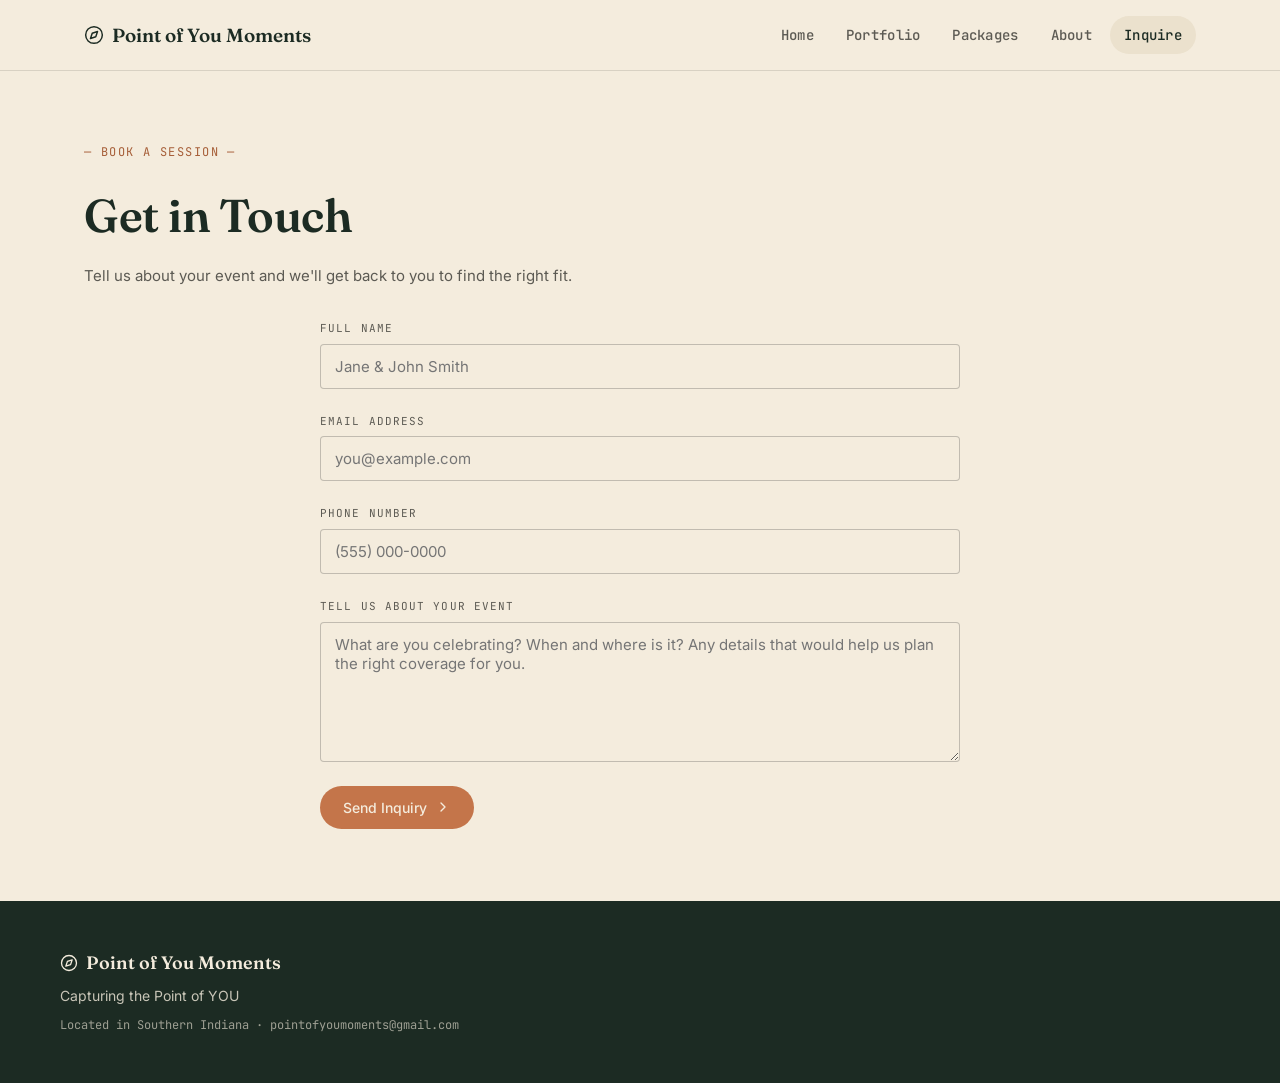
<file: inquiry.html>
<!DOCTYPE html>
<html lang="en">
<head>
  <meta charset="UTF-8">
  <meta name="viewport" content="width=device-width, initial-scale=1.0">
  <title>Inquire | Point of You Moments</title>
  <link rel="icon" href="public/favicon.svg" type="image/svg+xml">
  <link rel="preconnect" href="https://fonts.googleapis.com">
  <link rel="preconnect" href="https://fonts.gstatic.com" crossorigin>
  <link href="https://fonts.googleapis.com/css2?family=Fraunces:opsz,wght@9..144,300..700&family=Inter:wght@400;500;600&family=JetBrains+Mono:wght@400;500&display=swap" rel="stylesheet">
  <link rel="stylesheet" href="css/style.css">
</head>
<body>

  <header class="nav">
    <div class="nav__inner">
      <a class="nav__brand" href="index.html">
        <svg xmlns="http://www.w3.org/2000/svg" width="20" height="20" viewBox="0 0 24 24" fill="none" stroke="currentColor" stroke-width="1.75" stroke-linecap="round" stroke-linejoin="round" aria-hidden="true"><circle cx="12" cy="12" r="10"/><polygon points="16.24 7.76 14.12 14.12 7.76 16.24 9.88 9.88 16.24 7.76"/></svg>
        <span>Point of You Moments</span>
      </a>
      <nav class="nav__links" aria-label="Site navigation">
        <a class="nav__link" data-page="index.html" href="index.html">Home</a>
        <a class="nav__link" data-page="portfolio.html" href="portfolio.html">Portfolio</a>
        <a class="nav__link" data-page="packages.html" href="packages.html">Packages</a>
        <a class="nav__link" data-page="about.html" href="about.html">About</a>
        <a class="nav__link" data-page="inquiry.html" href="inquiry.html">Inquire</a>
      </nav>
        <button class="nav__hamburger" id="nav-hamburger" aria-label="Toggle navigation" aria-expanded="false">
          <svg xmlns="http://www.w3.org/2000/svg" width="22" height="22" viewBox="0 0 24 24" fill="none" stroke="currentColor" stroke-width="2" stroke-linecap="round" stroke-linejoin="round" aria-hidden="true"><line x1="3" y1="6" x2="21" y2="6"/><line x1="3" y1="12" x2="21" y2="12"/><line x1="3" y1="18" x2="21" y2="18"/></svg>
        </button>
    </div>
  </header>

  <main>
    <div class="section">
      <div class="section__marker">— book a session —</div>
      <h1 class="page-title">Get in Touch</h1>
      <p class="page-intro">Tell us about your event and we'll get back to you to find the right fit.</p>

      <form class="inquiry-form" action="mailto:pointofyoumoments@gmail.com" method="post" enctype="text/plain">

        <div class="form-field">
          <label for="name">Full Name</label>
          <input type="text" id="name" name="Full Name" placeholder="Jane & John Smith" required>
        </div>

        <div class="form-field">
          <label for="email">Email Address</label>
          <input type="email" id="email" name="Email" placeholder="you@example.com" required>
        </div>

        <div class="form-field">
          <label for="phone">Phone Number</label>
          <input type="tel" id="phone" name="Phone" placeholder="(555) 000-0000">
        </div>

        <div class="form-field">
          <label for="message">Tell Us About Your Event</label>
          <textarea id="message" name="Message" placeholder="What are you celebrating? When and where is it? Any details that would help us plan the right coverage for you." required></textarea>
        </div>

        <button type="submit" class="btn btn--primary">
          Send Inquiry
          <svg xmlns="http://www.w3.org/2000/svg" width="16" height="16" viewBox="0 0 24 24" fill="none" stroke="currentColor" stroke-width="2" stroke-linecap="round" stroke-linejoin="round" aria-hidden="true"><path d="m9 18 6-6-6-6"/></svg>
        </button>

      </form>
    </div>
  </main>

  <footer class="footer">
    <div class="footer__inner">
      <div class="footer__brand">
        <svg xmlns="http://www.w3.org/2000/svg" width="18" height="18" viewBox="0 0 24 24" fill="none" stroke="currentColor" stroke-width="1.75" stroke-linecap="round" stroke-linejoin="round" aria-hidden="true"><circle cx="12" cy="12" r="10"/><polygon points="16.24 7.76 14.12 14.12 7.76 16.24 9.88 9.88 16.24 7.76"/></svg>
        <span>Point of You Moments</span>
      </div>
      <p class="footer__tagline">Capturing the Point of YOU</p>
      <p class="footer__meta">Located in Southern Indiana &middot; pointofyoumoments@gmail.com</p>
    </div>
  </footer>

  <script src="js/main.js"></script>
</body>
</html>
</file>
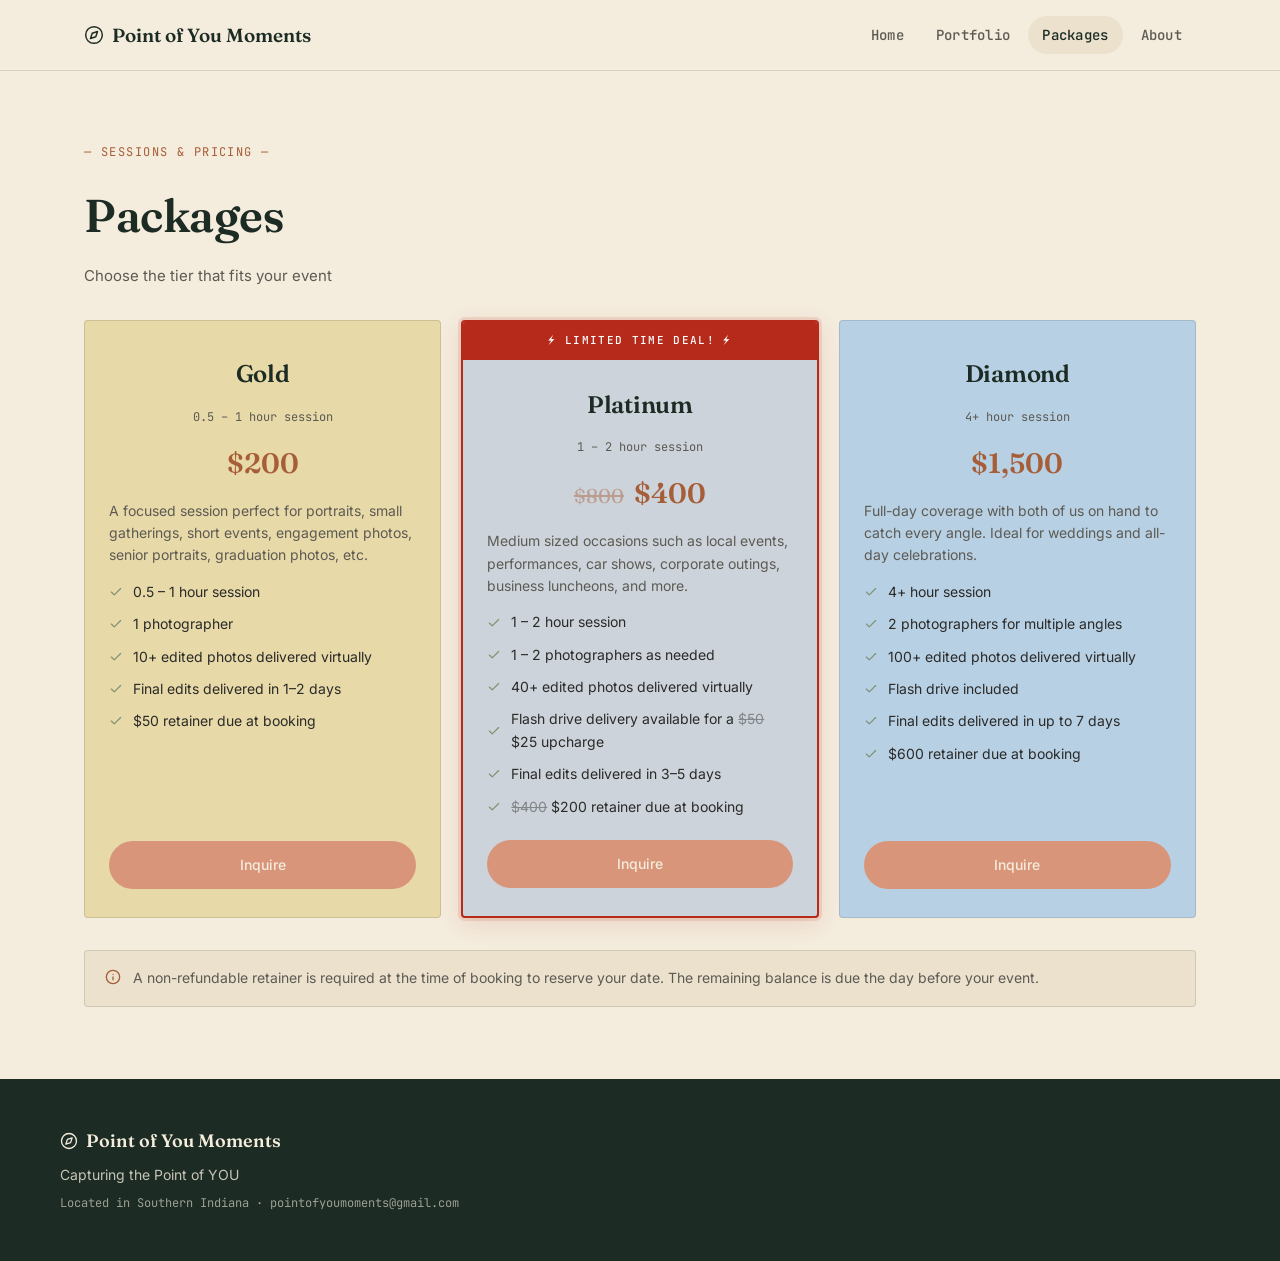
<file: packages.html>
<!DOCTYPE html>
<html lang="en">
<head>
  <meta charset="UTF-8">
  <meta name="viewport" content="width=device-width, initial-scale=1.0">
  <title>Packages | Point of You Moments</title>
  <link rel="icon" href="public/favicon.svg" type="image/svg+xml">
  <link rel="preconnect" href="https://fonts.googleapis.com">
  <link rel="preconnect" href="https://fonts.gstatic.com" crossorigin>
  <link href="https://fonts.googleapis.com/css2?family=Fraunces:opsz,wght@9..144,300..700&family=Inter:wght@400;500;600&family=JetBrains+Mono:wght@400;500&display=swap" rel="stylesheet">
  <link rel="stylesheet" href="css/style.css">
</head>
<body>

  <header class="nav">
    <div class="nav__inner">
      <a class="nav__brand" href="index.html">
        <svg xmlns="http://www.w3.org/2000/svg" width="20" height="20" viewBox="0 0 24 24" fill="none" stroke="currentColor" stroke-width="1.75" stroke-linecap="round" stroke-linejoin="round" aria-hidden="true"><circle cx="12" cy="12" r="10"/><polygon points="16.24 7.76 14.12 14.12 7.76 16.24 9.88 9.88 16.24 7.76"/></svg>
        <span>Point of You Moments</span>
      </a>
      <nav class="nav__links" aria-label="Site navigation">
        <a class="nav__link" data-page="index.html" href="index.html">Home</a>
        <a class="nav__link" data-page="portfolio.html" href="portfolio.html">Portfolio</a>
        <a class="nav__link" data-page="packages.html" href="packages.html">Packages</a>
        <a class="nav__link" data-page="about.html" href="about.html">About</a>
</nav>
        <button class="nav__hamburger" id="nav-hamburger" aria-label="Toggle navigation" aria-expanded="false">
          <svg xmlns="http://www.w3.org/2000/svg" width="22" height="22" viewBox="0 0 24 24" fill="none" stroke="currentColor" stroke-width="2" stroke-linecap="round" stroke-linejoin="round" aria-hidden="true"><line x1="3" y1="6" x2="21" y2="6"/><line x1="3" y1="12" x2="21" y2="12"/><line x1="3" y1="18" x2="21" y2="18"/></svg>
        </button>
    </div>
  </header>

  <main>
    <div class="section">
      <div class="section__marker">— sessions &amp; pricing —</div>
      <h1 class="page-title">Packages</h1>
      <p class="page-intro">
        Choose the tier that fits your event
      </p>

      <div class="grid grid--3 grid--packages">

        <!-- Gold -->
        <div class="pkg-card pkg-card--gold">
          <h3 class="pkg-card__name">Gold</h3>
          <span class="pkg-card__duration">0.5 – 1 hour session</span>
          <div class="pkg-card__price-row">
            <span class="pkg-card__price">$200</span>
          </div>
          <p class="pkg-card__desc">A focused session perfect for portraits, small gatherings, short events, engagement photos, senior portraits, graduation photos, etc.</p>
          <ul class="pkg-card__features">
            <li class="pkg-card__feature">
              <svg class="pkg-card__check" xmlns="http://www.w3.org/2000/svg" width="14" height="14" viewBox="0 0 24 24" fill="none" stroke="currentColor" stroke-width="2" stroke-linecap="round" stroke-linejoin="round" aria-hidden="true"><path d="M20 6 9 17l-5-5"/></svg>
              <span>0.5 – 1 hour session</span>
            </li>
            <li class="pkg-card__feature">
              <svg class="pkg-card__check" xmlns="http://www.w3.org/2000/svg" width="14" height="14" viewBox="0 0 24 24" fill="none" stroke="currentColor" stroke-width="2" stroke-linecap="round" stroke-linejoin="round" aria-hidden="true"><path d="M20 6 9 17l-5-5"/></svg>
              <span>1 photographer</span>
            </li>
            <li class="pkg-card__feature">
              <svg class="pkg-card__check" xmlns="http://www.w3.org/2000/svg" width="14" height="14" viewBox="0 0 24 24" fill="none" stroke="currentColor" stroke-width="2" stroke-linecap="round" stroke-linejoin="round" aria-hidden="true"><path d="M20 6 9 17l-5-5"/></svg>
              <span>10+ edited photos delivered virtually</span>
            </li>
            <li class="pkg-card__feature">
              <svg class="pkg-card__check" xmlns="http://www.w3.org/2000/svg" width="14" height="14" viewBox="0 0 24 24" fill="none" stroke="currentColor" stroke-width="2" stroke-linecap="round" stroke-linejoin="round" aria-hidden="true"><path d="M20 6 9 17l-5-5"/></svg>
              <span>Final edits delivered in 1–2 days</span>
            </li>
            <li class="pkg-card__feature">
              <svg class="pkg-card__check" xmlns="http://www.w3.org/2000/svg" width="14" height="14" viewBox="0 0 24 24" fill="none" stroke="currentColor" stroke-width="2" stroke-linecap="round" stroke-linejoin="round" aria-hidden="true"><path d="M20 6 9 17l-5-5"/></svg>
              <span>$50 retainer due at booking</span>
            </li>
          </ul>
          <a class="btn btn--primary pkg-card__cta" href="mailto:pointofyoumoments@gmail.com?subject=Inquiry%3A%20Gold%20package">Inquire</a>
        </div>

        <!-- Platinum -->
        <div class="pkg-card pkg-card--platinum pkg-card--promo">
          <div class="promo-banner">&#9889; Limited Time Deal! &#9889;</div>
          <h3 class="pkg-card__name">Platinum</h3>
          <span class="pkg-card__duration">1 – 2 hour session</span>
          <div class="pkg-card__price-row">
            <span class="pkg-card__price pkg-card__price--was">$800</span>
            <span class="pkg-card__price">$400</span>
          </div>
          <p class="pkg-card__desc">Medium sized occasions such as local events, performances, car shows, corporate outings, business luncheons, and more.</p>
          <ul class="pkg-card__features">
            <li class="pkg-card__feature">
              <svg class="pkg-card__check" xmlns="http://www.w3.org/2000/svg" width="14" height="14" viewBox="0 0 24 24" fill="none" stroke="currentColor" stroke-width="2" stroke-linecap="round" stroke-linejoin="round" aria-hidden="true"><path d="M20 6 9 17l-5-5"/></svg>
              <span>1 – 2 hour session</span>
            </li>
            <li class="pkg-card__feature">
              <svg class="pkg-card__check" xmlns="http://www.w3.org/2000/svg" width="14" height="14" viewBox="0 0 24 24" fill="none" stroke="currentColor" stroke-width="2" stroke-linecap="round" stroke-linejoin="round" aria-hidden="true"><path d="M20 6 9 17l-5-5"/></svg>
              <span>1 – 2 photographers as needed</span>
            </li>
            <li class="pkg-card__feature">
              <svg class="pkg-card__check" xmlns="http://www.w3.org/2000/svg" width="14" height="14" viewBox="0 0 24 24" fill="none" stroke="currentColor" stroke-width="2" stroke-linecap="round" stroke-linejoin="round" aria-hidden="true"><path d="M20 6 9 17l-5-5"/></svg>
              <span>40+ edited photos delivered virtually</span>
            </li>
            <li class="pkg-card__feature">
              <svg class="pkg-card__check" xmlns="http://www.w3.org/2000/svg" width="14" height="14" viewBox="0 0 24 24" fill="none" stroke="currentColor" stroke-width="2" stroke-linecap="round" stroke-linejoin="round" aria-hidden="true"><path d="M20 6 9 17l-5-5"/></svg>
              <span>Flash drive delivery available for a <s style="opacity:0.45;">$50</s> $25 upcharge</span>
            </li>
            <li class="pkg-card__feature">
              <svg class="pkg-card__check" xmlns="http://www.w3.org/2000/svg" width="14" height="14" viewBox="0 0 24 24" fill="none" stroke="currentColor" stroke-width="2" stroke-linecap="round" stroke-linejoin="round" aria-hidden="true"><path d="M20 6 9 17l-5-5"/></svg>
              <span>Final edits delivered in 3–5 days</span>
            </li>
            <li class="pkg-card__feature">
              <svg class="pkg-card__check" xmlns="http://www.w3.org/2000/svg" width="14" height="14" viewBox="0 0 24 24" fill="none" stroke="currentColor" stroke-width="2" stroke-linecap="round" stroke-linejoin="round" aria-hidden="true"><path d="M20 6 9 17l-5-5"/></svg>
              <span><s style="opacity:0.45;">$400</s> $200 retainer due at booking</span>
            </li>
          </ul>
          <a class="btn btn--primary pkg-card__cta" href="mailto:pointofyoumoments@gmail.com?subject=Inquiry%3A%20Platinum%20package">Inquire</a>
        </div>

        <!-- Diamond -->
        <div class="pkg-card pkg-card--diamond">
          <h3 class="pkg-card__name">Diamond</h3>
          <span class="pkg-card__duration">4+ hour session</span>
          <div class="pkg-card__price-row">
            <span class="pkg-card__price">$1,500</span>
          </div>
          <p class="pkg-card__desc">Full-day coverage with both of us on hand to catch every angle. Ideal for weddings and all-day celebrations.</p>
          <ul class="pkg-card__features">
            <li class="pkg-card__feature">
              <svg class="pkg-card__check" xmlns="http://www.w3.org/2000/svg" width="14" height="14" viewBox="0 0 24 24" fill="none" stroke="currentColor" stroke-width="2" stroke-linecap="round" stroke-linejoin="round" aria-hidden="true"><path d="M20 6 9 17l-5-5"/></svg>
              <span>4+ hour session</span>
            </li>
            <li class="pkg-card__feature">
              <svg class="pkg-card__check" xmlns="http://www.w3.org/2000/svg" width="14" height="14" viewBox="0 0 24 24" fill="none" stroke="currentColor" stroke-width="2" stroke-linecap="round" stroke-linejoin="round" aria-hidden="true"><path d="M20 6 9 17l-5-5"/></svg>
              <span>2 photographers for multiple angles</span>
            </li>
            <li class="pkg-card__feature">
              <svg class="pkg-card__check" xmlns="http://www.w3.org/2000/svg" width="14" height="14" viewBox="0 0 24 24" fill="none" stroke="currentColor" stroke-width="2" stroke-linecap="round" stroke-linejoin="round" aria-hidden="true"><path d="M20 6 9 17l-5-5"/></svg>
              <span>100+ edited photos delivered virtually</span>
            </li>
            <li class="pkg-card__feature">
              <svg class="pkg-card__check" xmlns="http://www.w3.org/2000/svg" width="14" height="14" viewBox="0 0 24 24" fill="none" stroke="currentColor" stroke-width="2" stroke-linecap="round" stroke-linejoin="round" aria-hidden="true"><path d="M20 6 9 17l-5-5"/></svg>
              <span>Flash drive included</span>
            </li>
            <li class="pkg-card__feature">
              <svg class="pkg-card__check" xmlns="http://www.w3.org/2000/svg" width="14" height="14" viewBox="0 0 24 24" fill="none" stroke="currentColor" stroke-width="2" stroke-linecap="round" stroke-linejoin="round" aria-hidden="true"><path d="M20 6 9 17l-5-5"/></svg>
              <span>Final edits delivered in up to 7 days</span>
            </li>
            <li class="pkg-card__feature">
              <svg class="pkg-card__check" xmlns="http://www.w3.org/2000/svg" width="14" height="14" viewBox="0 0 24 24" fill="none" stroke="currentColor" stroke-width="2" stroke-linecap="round" stroke-linejoin="round" aria-hidden="true"><path d="M20 6 9 17l-5-5"/></svg>
              <span>$600 retainer due at booking</span>
            </li>
          </ul>
          <a class="btn btn--primary pkg-card__cta" href="mailto:pointofyoumoments@gmail.com?subject=Inquiry%3A%20Diamond%20package">Inquire</a>
        </div>

      </div>

      <div class="disclaimer">
        <svg class="disclaimer__icon" xmlns="http://www.w3.org/2000/svg" width="16" height="16" viewBox="0 0 24 24" fill="none" stroke="currentColor" stroke-width="2" stroke-linecap="round" stroke-linejoin="round" aria-hidden="true"><circle cx="12" cy="12" r="10"/><path d="M12 16v-4"/><path d="M12 8h.01"/></svg>
        <p class="disclaimer__text">A non-refundable retainer is required at the time of booking to reserve your date. The remaining balance is due the day before your event.</p>
      </div>

    </div>
  </main>

  <footer class="footer">
    <div class="footer__inner">
      <div class="footer__brand">
        <svg xmlns="http://www.w3.org/2000/svg" width="18" height="18" viewBox="0 0 24 24" fill="none" stroke="currentColor" stroke-width="1.75" stroke-linecap="round" stroke-linejoin="round" aria-hidden="true"><circle cx="12" cy="12" r="10"/><polygon points="16.24 7.76 14.12 14.12 7.76 16.24 9.88 9.88 16.24 7.76"/></svg>
        <span>Point of You Moments</span>
      </div>
      <p class="footer__tagline">Capturing the Point of YOU</p>
      <p class="footer__meta">Located in Southern Indiana &middot; pointofyoumoments@gmail.com</p>
    </div>
  </footer>

  <script src="js/main.js"></script>
</body>
</html>
</file>
<file: css/style.css>
@import url('https://fonts.googleapis.com/css2?family=Fraunces:opsz,wght@9..144,300..700&family=Inter:wght@400;500;600&family=JetBrains+Mono:wght@400;500&display=swap');

/* ==========================================================================
   Reset
   ========================================================================== */
html, body { margin: 0; padding: 0; min-height: 100%; }
*, *::before, *::after { box-sizing: border-box; }

/* ==========================================================================
   Design tokens
   ========================================================================== */
:root {
  --canvas: #F4ECDD;
  --canvas-deep: #EBE1CD;
  --forest: #1C2B23;
  --forest-light: #2E4538;
  --clay: #C4754A;
  --clay-dark: #A65E38;
  --moss: #7C9070;
  --gold: #D9A85C;
  --ink: #2A2A28;
  --ink-soft: #5C5A53;
  --line: rgba(42,42,40,0.14);
}

/* ==========================================================================
   Base
   ========================================================================== */
body {
  font-family: 'Inter', sans-serif;
  color: var(--ink);
  background: var(--canvas);
  line-height: 1.6;
  min-height: 100%;
}
h1, h2, h3 { font-family: 'Fraunces', serif; font-weight: 600; letter-spacing: -0.01em; margin: 0; }
p { margin: 0; }
button { font-family: inherit; cursor: pointer; }
a { color: inherit; text-decoration: none; }

/* ==========================================================================
   Page visibility
   ========================================================================== */
.page-content[hidden] { display: none; }
#lightbox[hidden] { display: none; }
#lightbox-caption[hidden] { display: none; }
[data-folder-sheet][hidden] { display: none; }

/* ==========================================================================
   Nav
   ========================================================================== */
.nav {
  position: sticky; top: 0; z-index: 50;
  background: var(--canvas);
  border-bottom: 1px solid var(--line);
}
.nav__inner {
  max-width: 1160px; margin: 0 auto; padding: 16px 24px;
  display: flex; align-items: center; justify-content: space-between; gap: 24px;
}
.nav__brand {
  display: flex; align-items: center; gap: 8px;
  font-family: 'Fraunces', serif; font-size: 19px; font-weight: 600;
  background: none; border: none; color: var(--forest); padding: 0;
  cursor: pointer;
}
.nav__links { display: flex; gap: 4px; }
.nav__link {
  background: none; border: none; padding: 8px 14px;
  font-size: 14px; font-weight: 500; color: var(--ink-soft);
  border-radius: 999px; transition: background 0.15s, color 0.15s;
  font-family: 'JetBrains Mono', monospace; letter-spacing: 0.02em;
  cursor: pointer;
}
.nav__link:hover { background: var(--canvas-deep); color: var(--ink); }
.nav__link--active { color: var(--forest); background: var(--canvas-deep); }

/* ==========================================================================
   Hero
   ========================================================================== */
.hero {
  background-size: cover; background-position: center;
  min-height: 78vh; display: flex; align-items: flex-end;
  padding: 0 24px 64px;
}
.hero__content { max-width: 1160px; margin: 0 auto; width: 100%; color: var(--canvas); }
.hero__eyebrow {
  font-family: 'JetBrains Mono', monospace; font-size: 13px; letter-spacing: 0.08em;
  text-transform: uppercase; margin-bottom: 16px; opacity: 0.85;
}
.hero__title {
  font-size: clamp(36px, 6vw, 68px); line-height: 1.08; margin-bottom: 20px;
  max-width: 820px; font-weight: 600;
}
.hero__title-text { display: block; }
.hero__sub {
  font-size: 17px; max-width: 520px; margin-bottom: 32px; opacity: 0.92;
}
.hero__sub-text { display: block; }
.hero__actions { display: flex; gap: 12px; flex-wrap: wrap; }
.hero__actions--center { justify-content: center; }

/* ==========================================================================
   Buttons
   ========================================================================== */
.btn {
  display: inline-flex; align-items: center; gap: 8px;
  padding: 12px 22px; border-radius: 999px; font-size: 14px; font-weight: 500;
  border: 1px solid transparent; transition: all 0.15s; cursor: pointer;
}
.btn--primary { background: var(--clay); color: var(--canvas); }
.btn--primary:hover { background: var(--clay-dark); }
.btn--ghost { background: transparent; border-color: currentColor; color: inherit; }
.btn--ghost:hover { background: rgba(255,255,255,0.12); }
.btn--small { padding: 8px 14px; font-size: 13px; }

/* ==========================================================================
   Sections (generic page layout)
   ========================================================================== */
.section { max-width: 1160px; margin: 0 auto; padding: 72px 24px; }
.section--split { display: grid; grid-template-columns: 1fr 1fr; gap: 56px; align-items: center; }
.section--cta { text-align: center; display: flex; flex-direction: column; align-items: center; gap: 16px; color: var(--forest); }
.section__marker {
  font-family: 'JetBrains Mono', monospace; font-size: 12px; letter-spacing: 0.12em;
  color: var(--clay-dark); text-transform: uppercase; margin-bottom: 16px;
}
.section__marker--ruled {
  display: flex; align-items: center; gap: 12px; text-align: center;
}
.section__marker--ruled::before,
.section__marker--ruled::after {
  content: ''; flex: 1; height: 1px; background: var(--clay-dark);
}
.section__heading { font-size: clamp(24px, 3.2vw, 36px); margin-bottom: 16px; color: var(--forest); }
.section__body { font-size: 16px; color: var(--ink-soft); max-width: 540px; }
.section__body--center { max-width: 480px; }

.split__text { display: flex; flex-direction: column; gap: 8px; align-items: flex-start; }
.split__text .btn { margin-top: 16px; }
.split__image {
  width: 100%; aspect-ratio: 3/4; background-size: contain; background-position: center;
  background-repeat: no-repeat; border-radius: 4px; min-height: 520px;
}

/* ==========================================================================
   Grid + feature cards (home page)
   ========================================================================== */
.grid { display: grid; gap: 20px; }
.grid--3 { grid-template-columns: repeat(3, 1fr); }
.feature-card {
  background: none; border: none; padding: 0; text-align: left;
  border-radius: 4px; overflow: hidden; display: flex; flex-direction: column;
  border: 1px solid #000; transition: border-color 0.15s; cursor: pointer;
}
.feature-card:hover { border-color: var(--clay); }
.feature-card__image { width: 100%; aspect-ratio: 4/3; background-size: cover; background-position: center; }
.feature-card__body { padding: 14px 16px; display: flex; justify-content: space-between; align-items: baseline; }
.feature-card__label { font-family: 'Fraunces', serif; font-size: 17px; font-weight: 600; color: var(--forest); }
.feature-card__count { font-family: 'JetBrains Mono', monospace; font-size: 12px; color: var(--ink-soft); }

/* ==========================================================================
   Gallery Reel (What We Do slideshow)
   ========================================================================== */
.gallery-reel {
  position: relative; width: 100%; aspect-ratio: 16/9;
  border-radius: 6px; overflow: hidden; background: var(--forest);
}
.gallery-reel__slide {
  position: absolute; inset: 0;
  background-size: contain; background-position: center; background-repeat: no-repeat;
  opacity: 0; transition: opacity 1s ease;
}
.gallery-reel__slide.reel-active {
  opacity: 1;
  animation: reel-zoom 3.5s ease-out forwards;
}
@keyframes reel-zoom {
  from { transform: scale(1); }
  to   { transform: scale(1.06); }
}
.gallery-reel__overlay {
  position: absolute; inset: 0; pointer-events: none;
  background: linear-gradient(to top, rgba(10,20,14,0.6) 0%, transparent 55%);
}
.gallery-reel__nav {
  position: absolute; top: 50%; transform: translateY(-50%);
  background: rgba(255,255,255,0.18); border: 1px solid rgba(255,255,255,0.28);
  color: #fff; width: 42px; height: 42px; border-radius: 50%; cursor: pointer;
  display: flex; align-items: center; justify-content: center;
  transition: background 0.2s; z-index: 2;
}
.gallery-reel__nav:hover { background: rgba(255,255,255,0.34); }
.gallery-reel__nav--prev { left: 16px; }
.gallery-reel__nav--next { right: 16px; }
.gallery-reel__label {
  position: absolute; bottom: 20px; left: 20px; z-index: 2;
  color: rgba(255,255,255,0.95); font-family: 'JetBrains Mono', monospace;
  font-size: 11px; letter-spacing: 0.1em; text-transform: uppercase;
  background: rgba(10,20,14,0.55); padding: 5px 11px; border-radius: 3px;
}
.gallery-reel__progress {
  position: absolute; bottom: 0; left: 0; height: 3px; z-index: 3;
  background: rgba(255,255,255,0.65); width: 0%;
}
.gallery-reel__progress.reel-running {
  animation: reel-progress 3s linear forwards;
}
@keyframes reel-progress {
  from { width: 0%; }
  to   { width: 100%; }
}

/* ==========================================================================
   Page headers
   ========================================================================== */
.page-title { font-size: clamp(30px, 4vw, 46px); margin-bottom: 12px; color: var(--forest); }
.page-intro { font-size: 15px; color: var(--ink-soft); max-width: 600px; margin-bottom: 32px; }

/* ==========================================================================
   Portfolio: folder bar
   ========================================================================== */
.folder-bar { display: flex; gap: 10px; flex-wrap: wrap; margin-bottom: 28px; }
.folder-chip {
  display: flex; align-items: center; border: 1px solid var(--line);
  border-radius: 999px; overflow: hidden; background: var(--canvas);
  cursor: pointer;
}
.folder-chip--active { border-color: var(--forest); background: var(--forest); color: var(--canvas); }
.folder-chip__btn {
  display: flex; align-items: center; gap: 8px; background: none; border: none;
  padding: 9px 16px; font-size: 13px; font-weight: 500; color: inherit;
  font-family: 'JetBrains Mono', monospace; cursor: pointer;
}
.folder-chip__count {
  font-size: 11px; opacity: 0.65; background: rgba(0,0,0,0.08);
  padding: 1px 7px; border-radius: 999px;
}
.folder-chip--active .folder-chip__count { background: rgba(255,255,255,0.18); }

/* ==========================================================================
   Portfolio: contact sheet grid + lightbox
   ========================================================================== */
/* Folder panels */
.folder-panel[hidden] { display: none; }

/* Album card grid */
.album-grid { display: grid; grid-template-columns: repeat(3, 1fr); gap: 20px; margin-bottom: 8px; }
.album-card {
  background: var(--canvas); border: 1px solid var(--line); border-radius: 4px;
  overflow: hidden; cursor: pointer; text-align: left; padding: 0;
  font-family: inherit; transition: border-color 0.15s;
}
.album-card:hover { border-color: var(--clay); }
.album-card__collage {
  display: grid; grid-template-columns: 1fr 1fr; grid-template-rows: 1fr 1fr; gap: 2px;
  aspect-ratio: 4/3; background: var(--forest); overflow: hidden;
}
.album-card__collage-img { width: 100%; height: 100%; object-fit: cover; display: block; }
.album-card__body { padding: 12px 14px; display: flex; justify-content: space-between; align-items: baseline; }
.album-card__name { font-family: 'Fraunces', serif; font-size: 16px; font-weight: 600; color: var(--forest); }
.album-card__count { font-family: 'JetBrains Mono', monospace; font-size: 11px; color: var(--ink-soft); }

/* Album view */
.album-view[hidden] { display: none; }
.album-back {
  display: inline-flex; align-items: center; gap: 6px; background: none; border: none;
  font-family: 'JetBrains Mono', monospace; font-size: 12px; letter-spacing: 0.04em;
  color: var(--ink-soft); cursor: pointer; padding: 0; margin-bottom: 20px;
}
.album-back:hover { color: var(--clay-dark); }
.album-view__title { font-family: 'Fraunces', serif; font-size: 22px; font-weight: 600; color: var(--forest); margin-bottom: 6px; }
.album-view__desc { font-family: 'Inter', sans-serif; font-size: 14px; color: var(--ink-soft); margin-bottom: 20px; background: var(--canvas-deep); padding: 8px 14px; border-radius: 4px; display: inline-block; }

/* Photo grid inside album view */
.contact-sheet { display: grid; grid-template-columns: repeat(3, 1fr); column-gap: 18px; row-gap: 36px; }
.frame {
  background: var(--forest); padding: 10px 10px 0; border-radius: 2px;
  display: flex; flex-direction: column;
}
.frame__image-btn { border: none; background: none; padding: 0; display: block; width: 100%; cursor: pointer; }
.frame__image { width: 100%; aspect-ratio: 4/3; object-fit: cover; display: block; border-radius: 1px; }
.frame__caption-row {
  display: flex; align-items: center; gap: 8px; padding: 8px 2px 10px;
  color: var(--canvas);
}
.frame__caption {
  font-family: 'JetBrains Mono', monospace; font-size: 11px; opacity: 0.75;
  letter-spacing: 0.03em; flex: 1;
}

.lightbox {
  position: fixed; inset: 0; background: rgba(28,43,35,0.92); z-index: 100;
  display: flex; flex-direction: column; align-items: center; justify-content: center;
  padding: 40px; gap: 16px;
}
.lightbox__image { max-width: 100%; max-height: 80vh; object-fit: contain; border-radius: 2px; }
.lightbox__caption { color: var(--canvas); font-family: 'JetBrains Mono', monospace; font-size: 13px; }
.lightbox__close {
  position: absolute; top: 24px; right: 24px; background: none; border: none;
  color: var(--canvas); padding: 8px; cursor: pointer;
}
.lightbox__nav {
  position: absolute; top: 50%; transform: translateY(-50%);
  background: rgba(244,236,221,0.12); border: 1px solid rgba(244,236,221,0.25);
  color: var(--canvas); width: 48px; height: 48px; border-radius: 50%;
  display: flex; align-items: center; justify-content: center;
  cursor: pointer; transition: background 0.15s;
}
.lightbox__nav:hover { background: rgba(244,236,221,0.25); }
.lightbox__nav--prev { left: 24px; }
.lightbox__nav--next { right: 24px; }
.lightbox__nav[hidden] { display: none; }

/* ==========================================================================
   Packages: pricing cards
   ========================================================================== */
.grid--packages { align-items: stretch; }
.pkg-card {
  background: #fff; border: 1px solid var(--line); border-radius: 4px;
  padding: 28px 24px; display: flex; flex-direction: column; gap: 14px;
  position: relative;
}
.pkg-card--featured { border-color: var(--clay); border-width: 2px; }
.pkg-card--gold     { background: #e8d9a8; }
.pkg-card--platinum { background: #cdd3da; }
.pkg-card--diamond  { background: #b8d0e4; }
.pkg-card__badge {
  position: absolute; top: -12px; left: 24px; background: var(--clay); color: var(--canvas);
  font-family: 'JetBrains Mono', monospace; font-size: 11px; letter-spacing: 0.05em;
  padding: 4px 12px; border-radius: 999px; text-transform: uppercase;
}
.pkg-card__name { font-size: 24px; color: var(--forest); margin-top: 6px; text-align: center; }
.pkg-card__price-row { display: flex; align-items: baseline; gap: 10px; justify-content: center; }
.pkg-card__price { font-family: 'Fraunces', serif; font-size: 28px; font-weight: 600; color: var(--clay-dark); }
.pkg-card__duration { font-family: 'JetBrains Mono', monospace; font-size: 12px; color: var(--ink-soft); text-align: center; display: block; }
.pkg-card__desc { font-size: 14px; color: var(--ink-soft); flex: 0 0 auto; }
.pkg-card__features { list-style: none; padding: 0; margin: 0; display: flex; flex-direction: column; gap: 10px; flex: 1; }
.pkg-card__feature { display: flex; align-items: center; gap: 10px; font-size: 14px; }
.pkg-card__check { color: var(--moss); flex-shrink: 0; }
.pkg-card__cta { justify-content: center; margin-top: 8px; background: #d9957a; }
.pkg-card__cta:hover { background: var(--clay); }
.pkg-card--promo { border: 2px solid #b52a1a; box-shadow: 0 0 0 3px rgba(181,42,26,0.12), 0 6px 24px rgba(181,42,26,0.12); }
.promo-banner {
  background: #b52a1a; color: #fff; text-align: center;
  font-family: 'JetBrains Mono', monospace; font-size: 11px; font-weight: 500;
  text-transform: uppercase; letter-spacing: 0.12em; padding: 10px 24px;
  margin: -28px -24px 6px; border-radius: 2px 2px 0 0;
}
.pkg-card__price--was {
  text-decoration: line-through; opacity: 0.45;
  font-family: 'Fraunces', serif; font-size: 20px; font-weight: 400; color: var(--clay-dark);
}

/* ==========================================================================
   Packages: retainer disclaimer
   ========================================================================== */
.disclaimer {
  display: flex; align-items: flex-start; gap: 12px; margin-top: 32px;
  padding: 16px 20px; background: var(--canvas-deep); border: 1px solid var(--line);
  border-radius: 4px; color: var(--ink-soft);
}
.disclaimer__icon { flex-shrink: 0; margin-top: 2px; color: var(--clay-dark); }
.disclaimer__text { font-size: 14px; line-height: 1.6; }

/* ==========================================================================
   Bio page
   ========================================================================== */
.bio-layout { display: grid; grid-template-columns: 1fr 1.3fr; gap: 56px; }
.bio-layout__image {
  width: 100%; aspect-ratio: 3/4; background-size: cover; background-position: center;
  border-radius: 4px; align-self: start;
}
.bio-layout__text { display: flex; flex-direction: column; gap: 14px; }
.bio-headline {
  font-family: 'JetBrains Mono', monospace; font-size: 14px; color: var(--clay-dark);
  margin-bottom: 8px;
}
.bio-paragraph-wrap { display: flex; gap: 10px; align-items: flex-start; }
.bio-contact { margin-top: 24px; padding-top: 24px; border-top: 1px solid var(--line); display: flex; flex-direction: column; gap: 10px; }
.bio-contact__row { display: flex; align-items: center; gap: 10px; font-size: 14px; }

/* ==========================================================================
   Footer
   ========================================================================== */
.footer { background: var(--forest); color: var(--canvas); padding: 48px 24px; }
.footer__inner { max-width: 1160px; margin: 0 auto; display: flex; flex-direction: column; gap: 8px; }
.footer__brand { display: flex; align-items: center; gap: 8px; font-family: 'Fraunces', serif; font-size: 18px; font-weight: 600; }
.footer__tagline { font-size: 14px; opacity: 0.8; }
.footer__meta { font-family: 'JetBrains Mono', monospace; font-size: 12px; opacity: 0.6; }

/* ==========================================================================
   Scroll reveal
   ========================================================================== */
.reveal {
  opacity: 0;
  transform: translateY(24px);
  transition: opacity 1.1s cubic-bezier(0.16, 1, 0.3, 1),
              transform 1.1s cubic-bezier(0.16, 1, 0.3, 1);
}
.reveal--from-left  { transform: translateX(-32px); }
.reveal--from-right { transform: translateX(32px); }
.reveal--visible    { opacity: 1; transform: none; }

/* Hero entrance */
@keyframes hero-up {
  from { opacity: 0; transform: translateY(18px); }
  to   { opacity: 1; transform: none; }
}
.hero__eyebrow { animation: hero-up 1.1s cubic-bezier(0.16,1,0.3,1) 0.15s both; }
.hero__title   { animation: hero-up 1.2s cubic-bezier(0.16,1,0.3,1) 0.40s both; }
.hero__sub     { animation: hero-up 1.1s cubic-bezier(0.16,1,0.3,1) 0.65s both; }
.hero__actions { animation: hero-up 1.1s cubic-bezier(0.16,1,0.3,1) 0.88s both; }

@media (prefers-reduced-motion: reduce) {
  .reveal { opacity: 1; transform: none; transition: none; }
  .hero__eyebrow, .hero__title, .hero__sub, .hero__actions { animation: none; }
}

/* ==========================================================================
   Inquiry form
   ========================================================================== */
.inquiry-form {
  max-width: 640px; margin: 0 auto; display: flex; flex-direction: column; gap: 24px;
}
.form-field { display: flex; flex-direction: column; gap: 6px; }
.form-field label {
  font-family: 'JetBrains Mono', monospace; font-size: 11px; letter-spacing: 0.1em;
  text-transform: uppercase; color: var(--ink-soft);
}
.form-field input,
.form-field textarea {
  font-family: 'Inter', sans-serif; font-size: 15px; color: var(--ink);
  background: var(--canvas); border: 1px solid rgba(42,42,40,0.25);
  border-radius: 4px; padding: 12px 14px; width: 100%; box-sizing: border-box;
  transition: border-color 0.15s;
}
.form-field input:focus,
.form-field textarea:focus {
  outline: none; border-color: var(--forest);
}
.form-field textarea { resize: vertical; min-height: 140px; }
.inquiry-form .btn { align-self: flex-start; }

/* ==========================================================================
   Responsive
   ========================================================================== */
.nav__hamburger {
  display: none; background: none; border: none; padding: 8px;
  cursor: pointer; color: var(--forest); flex-shrink: 0; line-height: 0;
}

@media (max-width: 640px) {
  /* Nav — mobile only */
  .nav__hamburger { display: flex; align-items: center; }
  .nav__inner { flex-wrap: wrap; }
  .nav__links {
    display: none; width: 100%; flex-direction: column;
    padding: 8px 0 20px; gap: 2px; order: 3;
  }
  .nav__links.nav--open { display: flex; }
  .nav__link { border-radius: 6px; }
}

@media (max-width: 880px) {
  /* Sections */
  .section { padding: 48px 20px; }
  .section--split { grid-template-columns: 1fr; gap: 32px; }
  .split__image { min-height: 260px; }

  /* Grids */
  .grid--3 { grid-template-columns: 1fr; }
  .contact-sheet { grid-template-columns: repeat(2, 1fr); }
  .album-grid { grid-template-columns: repeat(2, 1fr); }

  /* Hero */
  .hero { min-height: 60vh; padding: 0 20px 48px; }

  /* Bio */
  .bio-layout { grid-template-columns: 1fr; gap: 32px; }
  .bio-layout__image { aspect-ratio: 16/9; }

  /* Gallery reel */
  .gallery-reel__nav { width: 36px; height: 36px; }
}

@media (max-width: 520px) {
  /* Sections */
  .section { padding: 36px 16px; }

  /* Hero */
  .hero { min-height: 52vh; padding: 0 16px 36px; }
  .hero__sub { font-size: 15px; }
  .hero__actions { flex-direction: column; align-items: flex-start; gap: 10px; }

  /* Grids */
  .contact-sheet { grid-template-columns: 1fr; row-gap: 28px; }
  .album-grid { grid-template-columns: 1fr; }

  /* Gallery reel */
  .gallery-reel { aspect-ratio: 4/3; }
  .gallery-reel__nav { width: 32px; height: 32px; }
  .gallery-reel__label { font-size: 10px; bottom: 12px; left: 14px; padding: 4px 9px; }

  /* Lightbox */
  .lightbox { padding: 24px 12px; }
  .lightbox__nav--prev { left: 8px; }
  .lightbox__nav--next { right: 8px; }
}
</file>
